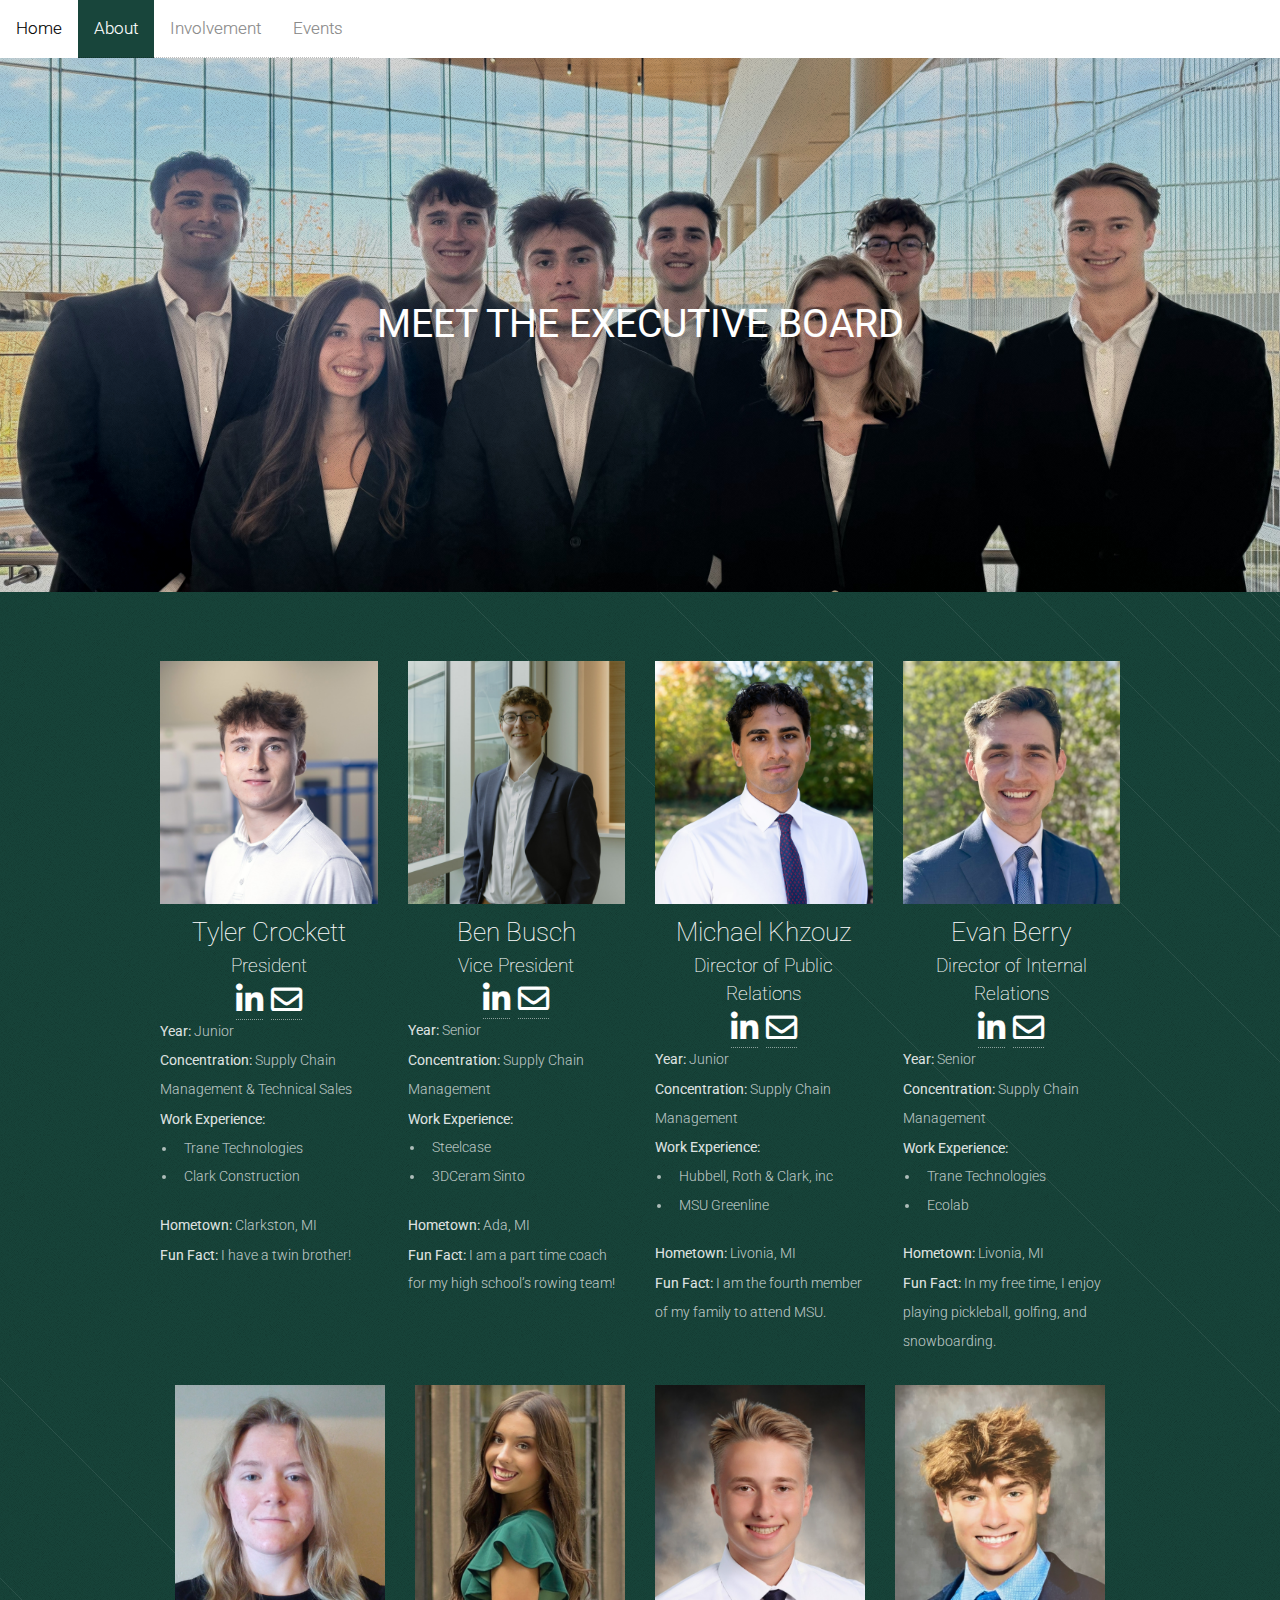
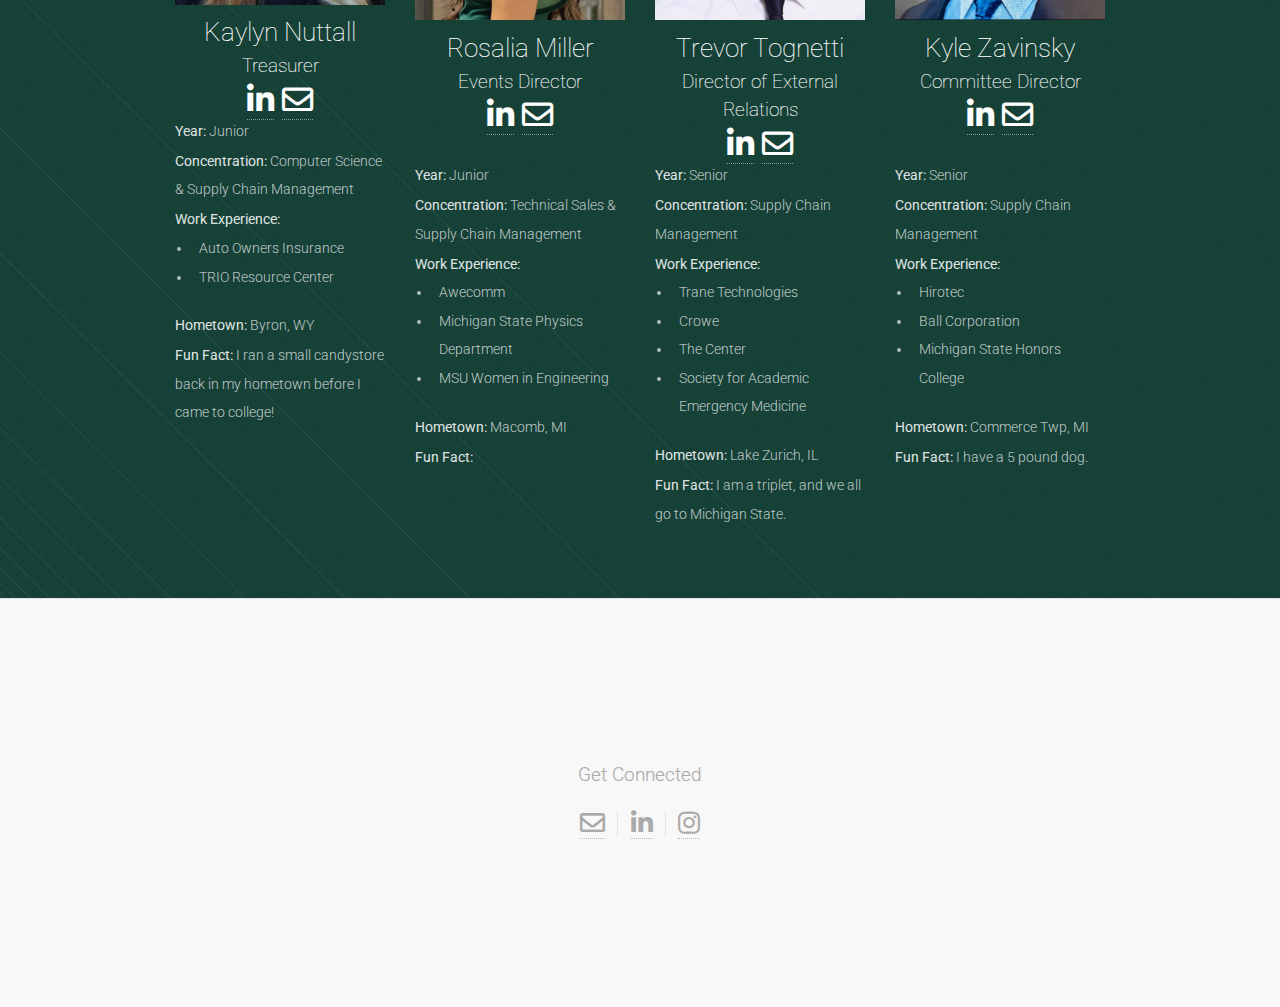
<file: about.html>
<!DOCTYPE HTML>
<!--
	Tessellate by HTML5 UP
	html5up.net | @ajlkn
	Free for personal and commercial use under the CCA 3.0 license (html5up.net/license)
-->
<html>
	<head>
		<title>MSU SAES</title>
		<link rel="shortcut icon" type="image/png" href="images/SAES logo.png"/>
		<meta charset="utf-8" />
		<meta name="viewport" content="width=device-width, initial-scale=1, user-scalable=no" />
		<link rel="stylesheet" href="assets/css/main.css" />
	</head>
	<body class="is-preload">

		<div class="topnav">
		  <a href="index.html">Home</a>
		  <a class="active" href="about.html">About</a>
		  <a href="involvement.html">Involvement</a>
		  <a href="events.html">Events</a>
		</div>
		<!-- Header -->
			<section id="header2">
					<header>
						<h1 style="color:white"><strong>MEET THE EXECUTIVE BOARD</strong></h1>
					</header>
			</section>

		<!-- First -->
			<section id="first" class="main">


			<div class="content dark style3 featured">
				<div class="container">
					<div class="row">
						<div class="col-3 col-12-narrow">
							<section>
									<img src="images/Tyler C.jpeg" alt="Avatar" class="image" style="width:100%">
									<header>
										<h3>Tyler Crockett</h3>
										<h2>President</h2>
										<p style="font-size:1.8em; text-align:center">
											<a href="https://www.linkedin.com/in/tylerjcrockett/" class="icon brands fa-linkedin-in"></a>
											<a href="mailto:crocke89@msu.edu" class="icon fa-envelope"></a>
										</p>
										<p><strong>Year: </strong>Junior</p>
										<p><strong>Concentration:</strong> Supply Chain Management & Technical Sales </p>
										<p><strong>Work Experience:</strong>
										<ul>
											<li>Trane Technologies</li>
											<li>Clark Construction</li>
								
										</ul>
									</p>
										<p><strong>Hometown:</strong> Clarkston, MI</p>
										<p><strong>Fun Fact:</strong> I have a twin brother!</p>
									</header>
							</section>
						</div>
						<div class="col-3 col-12-narrow">
							<section>
									<img src="images/Ben (New).jpg" alt="Avatar" class="image" style="width:100%">
									<header>
										<h3>Ben Busch</h3>
										<h2>Vice President</h2>
										<p style="font-size:1.8em; text-align:center">
											<a href="https://www.linkedin.com/in/ben-busch-971100255/" class="icon brands fa-linkedin-in"></a>
											<a href="mailto:buschbe1@msu.edu" class="icon fa-envelope"></a>
										</p>
										<p><strong>Year: </strong>Senior</p>
										<p><strong>Concentration:</strong> Supply Chain Management</p>
										<p><strong>Work Experience:</strong>
											<ul>
												<li>Steelcase</li>
												<li>3DCeram Sinto</li>
											</ul>
										</p>
										<p><strong>Hometown:</strong> Ada, MI</p>
										<p><strong>Fun Fact:</strong> I am a part time coach for my high school’s rowing team!</p>
									</header>
							</section>
						</div>
						<div class="col-3 col-12-narrow">
							<section>
									<img src="images/Khzouz(new).jpg" alt="Avatar" class="image" style="width:100%">
									<header>
										<h3>Michael Khzouz</h3>
										<h2>Director of Public Relations</h2>
										<p style="font-size:1.8em; text-align:center">
											<a href="https://www.linkedin.com/in/michael-khzouz/" class="icon brands fa-linkedin-in"></a>
											<a href="mailto:khzouzmi@msu.edu" class="icon fa-envelope"></a>
										</p>
										<p><strong>Year: </strong>Junior</p>
										<p><strong>Concentration:</strong> Supply Chain Management</p>
										<p><strong>Work Experience:</strong>
											<ul>
												<li>Hubbell, Roth & Clark, inc</li>
												<li>MSU Greenline</li>
											
											</ul>
										</p>
										<p><strong>Hometown:</strong> Livonia, MI</p>
										<p><strong>Fun Fact:</strong> I am the fourth member of my family to attend MSU.</p>
									</header>
							</section>
						</div>
						<div class="col-3 col-12-narrow">
							<section>
									<img src="images/Evan B.jpg.jpeg" alt="Avatar" class="image" style="width:100%">
									<header>
										<h3>Evan Berry</h3>
										<h2>Director of Internal Relations</h2>
										<p style="font-size:1.8em; text-align:center">
											<a href="https://www.linkedin.com/in/evanberry-/" class="icon brands fa-linkedin-in"></a>
											<a href="mailto:berryev1@msu.edu" class="icon fa-envelope"></a>
										</p>
										<p><strong>Year: </strong>Senior</p>
										<p><strong>Concentration:</strong> Supply Chain Management</p>
										<p><strong>Work Experience:</strong>
											<ul>
												<li>Trane Technologies</li>
												<li>Ecolab</li>
											</ul>
										</p>
										<p><strong>Hometown:</strong> Livonia, MI</p>
										<p><strong>Fun Fact:</strong> In my free time, I enjoy playing pickleball, golfing, and snowboarding.</p>
									</header>
							</section>
						</div>

							<div class="container">
								<div class="row">
									<div class="col-3 col-12-narrow">
										<section>
												<img src="images/Kaylyn N.jpg.jpg" alt="Avatar" class="image" style="width:100%">
												<header>
													<h3>Kaylyn Nuttall</h3>
													<h2>Treasurer</h2>
													<p style="font-size:1.8em; text-align:center">
														<a href="https://www.linkedin.com/in/kaylyn-nuttall-35b757290/" class="icon brands fa-linkedin-in"></a>
														<a href="mailto:nuttall8@msu.edu" class="icon fa-envelope"></a>
													</p>
													<p><strong>Year: </strong>Junior</p>
													<p><strong>Concentration:</strong> Computer Science & Supply Chain Management</p>
													<p><strong>Work Experience:</strong>
													<ul>
														<li>Auto Owners Insurance</li>
														<li>TRIO Resource Center</li>
													</ul>
												</p>
													<p><strong>Hometown:</strong> Byron, WY</p>
													<p><strong>Fun Fact:</strong> I ran a small candystore back in my hometown before I came to college!</p>
												</header>
										</section>
									</div>
									<div class="col-3 col-12-narrow">
										<section>
												<img src="images/Rosalia M.jpg.jpeg" alt="Avatar" class="image" style="width:100%">
												<header>
													<h3>Rosalia Miller</h3>
													<h2>Events Director</h2>
													<p style="font-size:1.8em; text-align:center">
														<a href="https://www.linkedin.com/in/rosalia-miller/" class="icon brands fa-linkedin-in"></a>
														<a href="mailto:mill3601@msu.edu" class="icon fa-envelope"></a>
													</p>
													<p></br><strong>Year: </strong>Junior</p>
													<p><strong>Concentration:</strong> Technical Sales & Supply Chain Management </p>
													<p><strong>Work Experience:</strong>
														<ul>
															<li>Awecomm</li>
															<li>Michigan State Physics Department</li>
															<li>MSU Women in Engineering</li>
														</ul>
													</p>
													<p><strong>Hometown:</strong> Macomb, MI</p>
													<p><strong>Fun Fact:</strong> </p>
												</header>
										</section>
									</div>
									<div class="col-3 col-12-narrow">
										<section>
												<img src="images/Trevor T.jpg.jpg" alt="Avatar" class="image" style="width:100%">
												<header>
													<h3>Trevor Tognetti</h3>
													<h2>Director of External Relations</h2>
													<p style="font-size:1.8em; text-align:center">
														<a href="https://www.linkedin.com/in/trevortognetti/" class="icon brands fa-linkedin-in"></a>
														<a href="mailto:tognett4@msu.edu" class="icon fa-envelope"></a>
													</p>
													<p><strong>Year: </strong>Senior</p>
													<p><strong>Concentration:</strong> Supply Chain Management</p>
													<p><strong>Work Experience:</strong>
														<ul>
															<li>Trane Technologies</li>
															<li>Crowe</li>
															<li>The Center</li>
															<li>Society for Academic Emergency Medicine</li>
														</ul>
													</p>
													<p><strong>Hometown:</strong> Lake Zurich, IL</p>
													<p><strong>Fun Fact:</strong> I am a triplet, and we all go to Michigan State.</p>
												</header>
										</section>
									</div>
									<div class="col-3 col-12-narrow">
										<section>
												<img src="images/Kyle Z.jpg.PNG" alt="Avatar" class="image" style="width:100%">
												<header>
													<h3>Kyle Zavinsky</h3>
													<h2>Committee Director</h2>
													<p style="font-size:1.8em; text-align:center">
														<a href="https://www.linkedin.com/in/kyle-zavinsky-4867b0266/" class="icon brands fa-linkedin-in"></a>
														<a href="mailto:zavinsk2@msu.edu" class="icon fa-envelope"></a>
													</p>
													<p></br><strong>Year: </strong>Senior</p>
													<p><strong>Concentration:</strong> Supply Chain Management</p>
													<p><strong>Work Experience:</strong>
														<ul>
															<li>Hirotec</li>
															<li>Ball Corporation</li>
															<li>Michigan State Honors College</li>
													
														</ul>
													</p>
													<p><strong>Hometown:</strong> Commerce Twp, MI</p>
													<p><strong>Fun Fact:</strong> I have a 5 pound dog.</p>
												</header>
										</section>
									</div>







					</div>
				</div>
			</div>
		</div>
	</div>




			</section>


		<!-- Footer -->
		<section id="footer">
      <div class="copyright">
        <p style="text-align: center; font-size: 0.6em;">Get Connected</p>
        <ul class="menu">
          <li><a href="mailto:msusaes@gmail.com" class="icon fa-envelope"></a></li><li><a href="https://www.linkedin.com/company/msusaes/" class="icon brands fa-linkedin-in"></a></li><li><a href="https://www.instagram.com/msusaes/" class="icon brands fa-instagram"></a></li>
        </ul>
      </div>
    </section>

		<!-- Scripts -->
			<script src="assets/js/jquery.min.js"></script>
			<script src="assets/js/jquery.scrolly.min.js"></script>
			<script src="assets/js/browser.min.js"></script>
			<script src="assets/js/breakpoints.min.js"></script>
			<script src="assets/js/util.js"></script>
			<script src="assets/js/main.js"></script>

	</body>
</html>
</file>
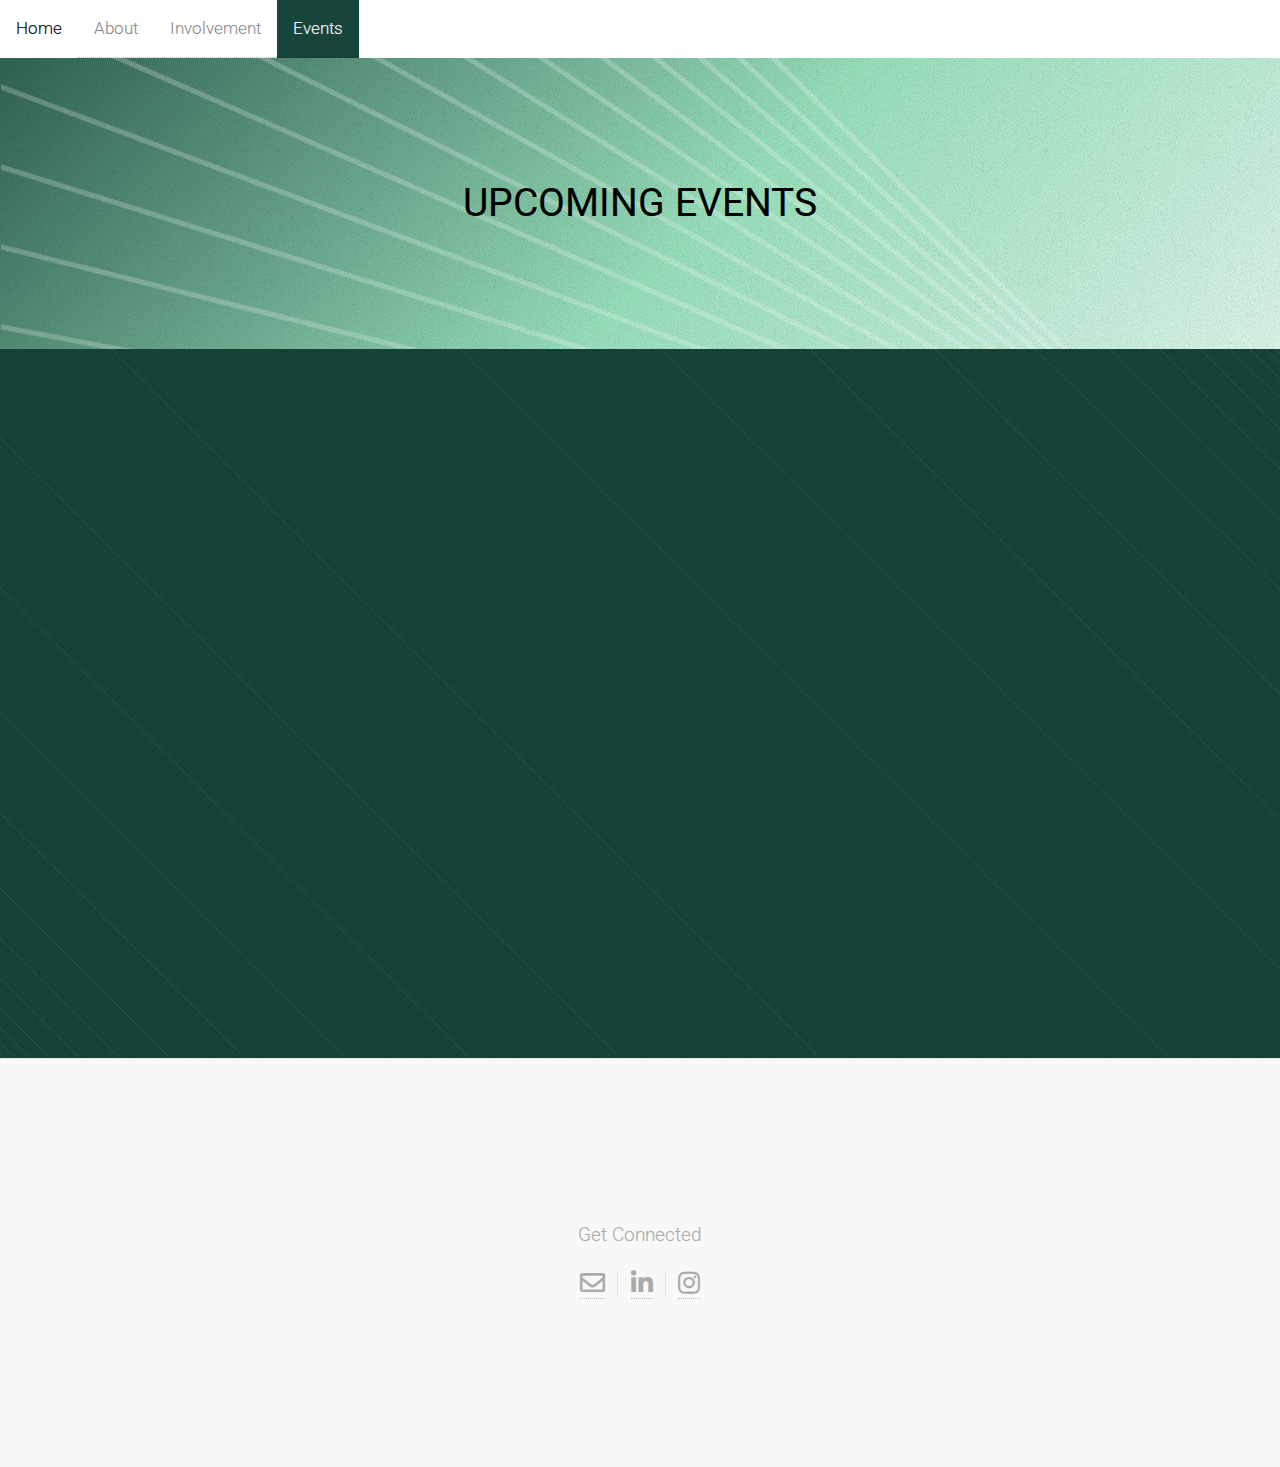
<file: events.html>
<!DOCTYPE HTML>
<!--
	Tessellate by HTML5 UP
	html5up.net | @ajlkn
	Free for personal and commercial use under the CCA 3.0 license (html5up.net/license)
-->
<html>
	<head>
		<title>MSU SAES</title>
		<link rel="shortcut icon" type="image/png" href="images/SAES logo.png"/>
		<meta charset="utf-8" />
		<meta name="viewport" content="width=device-width, initial-scale=1, user-scalable=no" />
		<link rel="stylesheet" href="assets/css/main.css" />
	</head>
	<body class="is-preload">

		<div class="topnav">
		  <a href="index.html">Home</a>
		  <a href="about.html">About</a>
		  <a href="involvement.html">Involvement</a>
		  <a class="active" href="events.html">Events</a>
		</div>
		<!-- Header -->
			<section id="header3">
					<header>
						<h1 style="color:black"><strong>UPCOMING EVENTS</strong></h1>
					</header>
			</section>

		<!-- First -->
			<section id="first" class="main">


				<div class="content dark style3 featured">
					<div class="container">
						<div class="row">
							<iframe src="https://calendar.google.com/calendar/embed?src=ig78tcoltv84gtm6mbfpka3cq0%40group.calendar.google.com&ctz=America%2FDetroit"
							style="border: 0" width="1200" height="600" frameborder="0" scrolling="no"></iframe>
						</div>
					</div>
				</div>

			</section>


		<!-- Footer -->
    <section id="footer">
      <div class="copyright">
        <p style="text-align: center; font-size: 0.6em;">Get Connected</p>
        <ul class="menu">
          <li><a href="mailto:msusaes@gmail.com" class="icon fa-envelope"></a></li><li><a href="https://www.linkedin.com/company/msusaes/" class="icon brands fa-linkedin-in"></a></li><li><a href="https://www.instagram.com/msusaes/" class="icon brands fa-instagram"></a></li>
        </ul>
      </div>
    </section>

		<!-- Scripts -->
			<script src="assets/js/jquery.min.js"></script>
			<script src="assets/js/jquery.scrolly.min.js"></script>
			<script src="assets/js/browser.min.js"></script>
			<script src="assets/js/breakpoints.min.js"></script>
			<script src="assets/js/util.js"></script>
			<script src="assets/js/main.js"></script>

	</body>
</html>
</file>
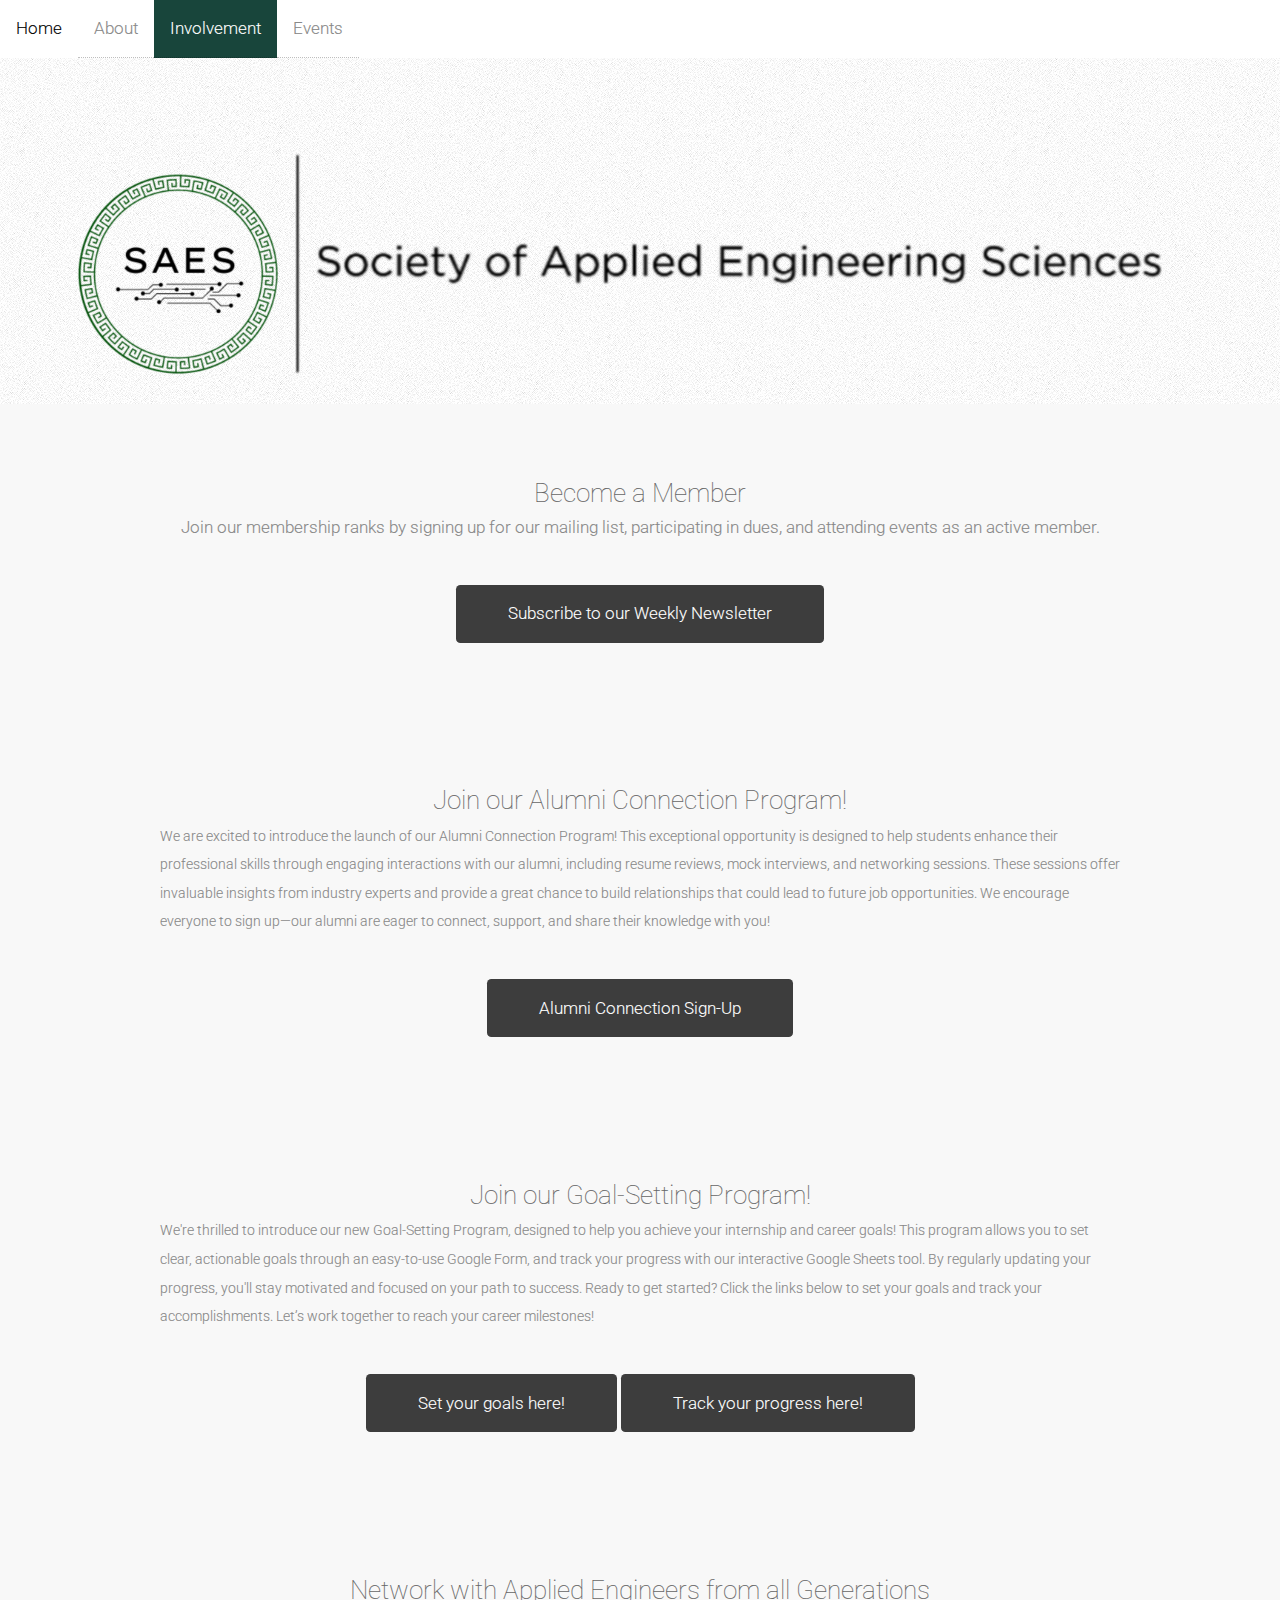
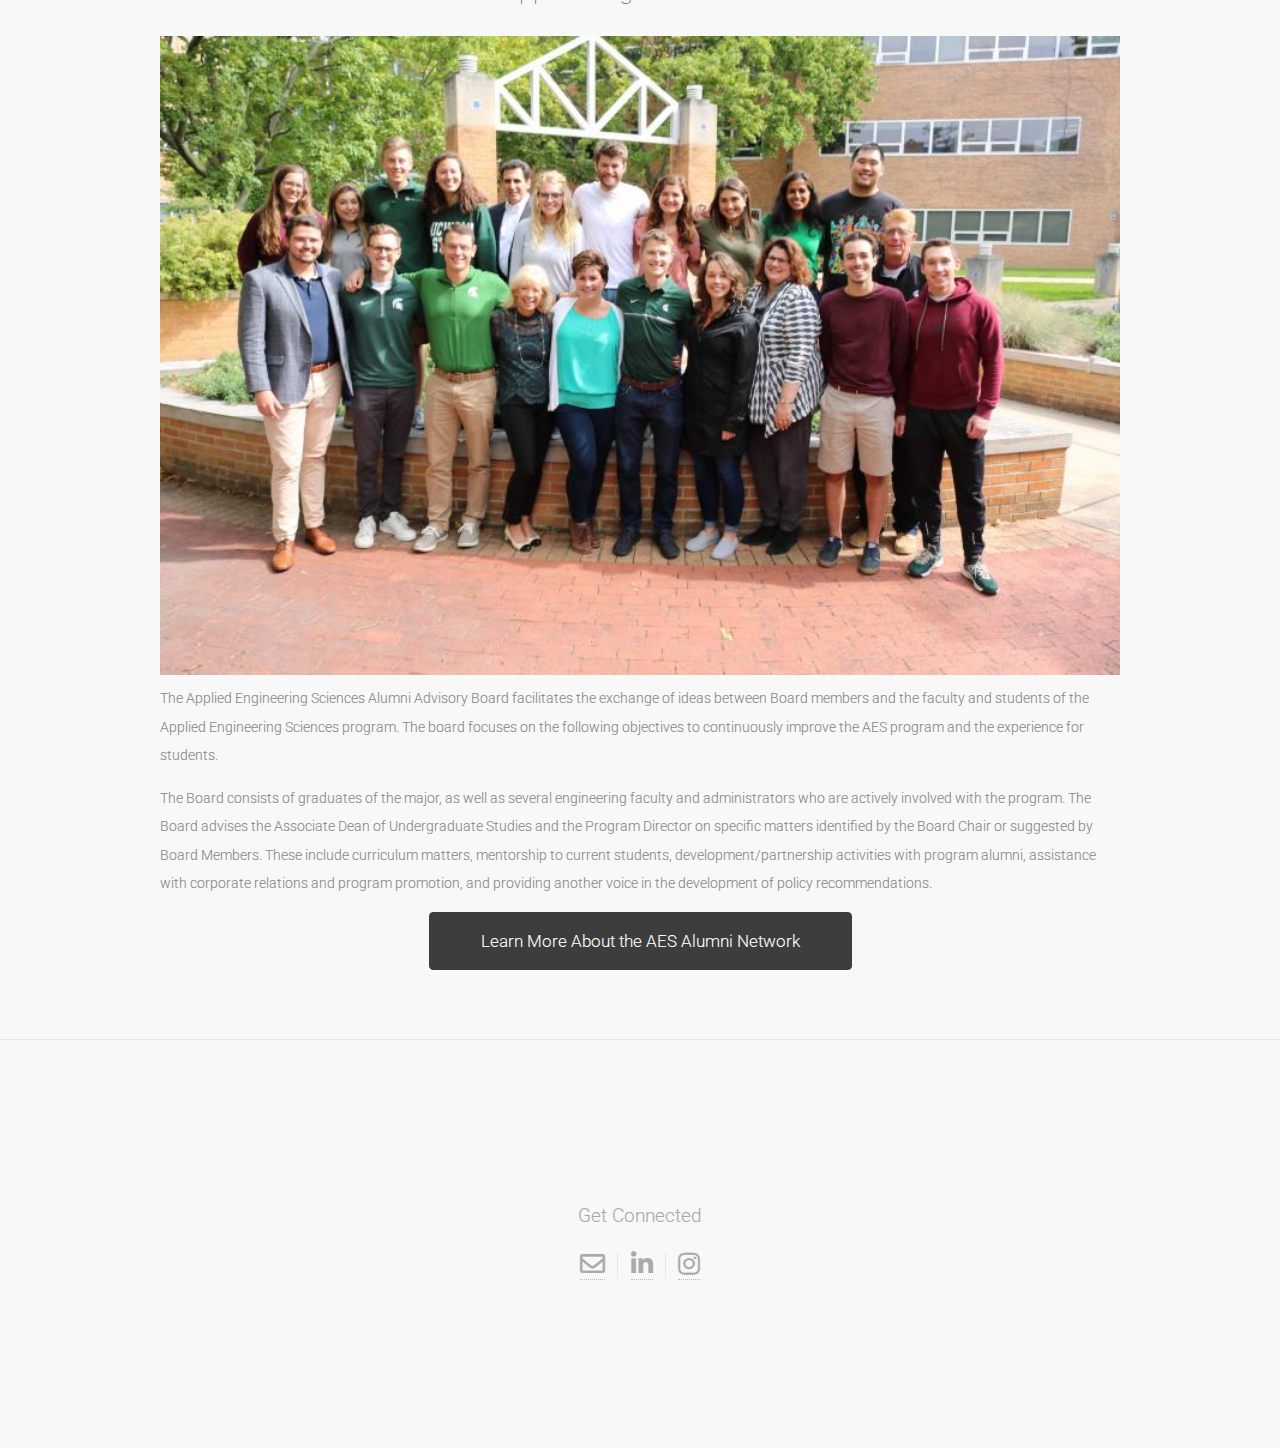
<file: involvement.html>
<!DOCTYPE HTML>
<!--
	Tessellate by HTML5 UP
	html5up.net | @ajlkn
	Free for personal and commercial use under the CCA 3.0 license (html5up.net/license)
-->
<html>
	<head>
		<title>MSU SAES</title>
		<link rel="shortcut icon" type="image/png" href="images/SAES logo.png"/>
		<meta charset="utf-8" />
		<meta name="viewport" content="width=device-width, initial-scale=1, user-scalable=no" />
		<link rel="stylesheet" href="assets/css/main.css" />
	</head>
	<body class="is-preload">

		<div class="topnav">
		  <a href="index.html">Home</a>
		  <a href="about.html">About</a>
		  <a class="active" href="involvement.html">Involvement</a>
		  <a href="events.html">Events</a>
		</div>
		<!-- Header -->
			<section id="header4">

			</section>

		<!-- First -->
		<section id="first" class="main">


			<div class="content style featured">
						<header>
						<h3>Become a Member</h3>
							Join our membership ranks by signing up for our mailing list, participating in dues,
								and attending events as an active member.
							</header>
								<footer>
									<a href="https://facebook.us9.list-manage.com/subscribe?u=139f7dfb0711b4bd87c1dd183&id=ea8902da83" class="button">Subscribe to our Weekly Newsletter</a>
								</footer>
			</div>
		</section>


		<!-- First -->
		<section id="first" class="main">
			<div class="content style featured">
					<header style="text-align: center;">  
					<h3>Join our Alumni Connection Program!</h3>
					<div class="container">
					<p>We are excited to introduce the launch of our Alumni Connection Program! This exceptional opportunity is designed
						to help students enhance their professional skills through engaging interactions with our alumni, 
						including resume reviews, mock interviews, and networking sessions. These sessions offer invaluable insights from industry
						experts and provide a great chance to build relationships that could lead to future job opportunities. 
						We encourage everyone to sign up—our alumni are eager to connect, support, and share their knowledge with you!</p>
						</header>
							<footer>
								<a href="https://docs.google.com/forms/d/e/1FAIpQLSdS7N4xcNk28xaxHNCIsLLlAwSFw4UpvjL-GeXiUlxr4W8MmA/viewform" class="button">Alumni Connection Sign-Up</a>
							</footer>
			</div>
		</section>

		
			</section>

		<!-- First -->
		<section id="first" class="main">
			<div class="content style featured">
						<header style="text-align: center;">
						<h3>Join our Goal-Setting Program!</h3>
						<div class="container">
						<p>We're thrilled to introduce our new Goal-Setting Program, designed to help you achieve your internship
							and career goals! This program allows you to set clear, actionable goals through an easy-to-use 
							Google Form, and track your progress with our interactive Google Sheets tool. By regularly updating
							your progress, you'll stay motivated and focused on your path to success. Ready to get started? 
							Click the links below to set your goals and track your accomplishments. Let’s work together 
							to reach your career milestones!</p>
							</header>
								<footer>
									<a href="https://docs.google.com/forms/d/e/1FAIpQLSfHkjxIdHDK2MgBzaQRFrDaQfzMbHsv02rblXBgzNFoamwbRA/viewform" class="button">Set your goals here!</a>
									<a href="https://docs.google.com/spreadsheets/d/1N3N7V28um4C9ysI2pKnCt5BPeTFn99QVNsBevFw1SUQ/edit?gid=0#gid=0" class="button">Track your progress here!</a>
								</footer>
				</div>
		</section>


		
		<!-- Alumni -->
		<section id="alumni" class="main">

			<div class="content style featured">
			<h3>Network with Applied Engineers from all Generations</h3>
			<div class="container">
				<img src="images/BoardPhoto.jpeg" alt="Board Photo" class="image" style="width:100%">
				<p>The Applied Engineering Sciences Alumni Advisory Board facilitates the
					exchange of ideas between Board members and the faculty and students of the
					Applied Engineering Sciences program. The board focuses on the following objectives
					to continuously improve the AES program and the experience for students. </p>

					<p>The Board consists of graduates of the major, as well as several engineering faculty
						and administrators who are actively involved with the program. The Board advises the
						Associate Dean of Undergraduate Studies and the Program Director on specific matters
						identified by the Board Chair or suggested by Board Members. These include curriculum
						matters, mentorship to current students, development/partnership activities with program
						alumni, assistance with corporate relations and program promotion, and providing another
						voice in the development of policy recommendations.</p>
					<a href="https://www.egr.msu.edu/aes/alumni/board" class="button scrolly">Learn More About the AES Alumni Network</a>

			</div>



		</div>

		</section>



		<!-- Footer -->
    <section id="footer">
      <div class="copyright">
        <p style="text-align: center; font-size: 0.6em;">Get Connected</p>
        <ul class="menu">
          <li><a href="mailto:msusaes@gmail.com" class="icon fa-envelope"></a></li><li><a href="https://www.linkedin.com/company/msusaes/" class="icon brands fa-linkedin-in"></a></li><li><a href="https://www.instagram.com/msusaes/" class="icon brands fa-instagram"></a></li>
        </ul>
      </div>
    </section>

		<!-- Scripts -->
			<script src="assets/js/jquery.min.js"></script>
			<script src="assets/js/jquery.scrolly.min.js"></script>
			<script src="assets/js/browser.min.js"></script>
			<script src="assets/js/breakpoints.min.js"></script>
			<script src="assets/js/util.js"></script>
			<script src="assets/js/main.js"></script>

	</body>
</html>
</file>
<file: assets/css/main.css>
@import url("fontawesome-all.min.css");
@import url("https://fonts.googleapis.com/css?family=Roboto:100,100italic,300,300italic,400,400italic");

/*
	Tessellate by HTML5 UP
	html5up.net | @ajlkn
	Free for personal and commercial use under the CCA 3.0 license (html5up.net/license)
*/

html, body, div, span, applet, object,
iframe, h1, h2, h3, h4, h5, h6, p, blockquote,
pre, a, abbr, acronym, address, big, cite,
code, del, dfn, em, img, ins, kbd, q, s, samp,
small, strike, strong, sub, sup, tt, var, b,
u, i, center, dl, dt, dd, ol, ul, li, fieldset,
form, label, legend, table, caption, tbody,
tfoot, thead, tr, th, td, article, aside,
canvas, details, embed, figure, figcaption,
footer, header, hgroup, menu, nav, output, ruby,
section, summary, time, mark, audio, video {
	margin: 0;
	padding: 0;
	border: 0;
	font-size: 100%;
	font: inherit;
	vertical-align: baseline;}

article, aside, details, figcaption, figure,
footer, header, hgroup, menu, nav, section {
	display: block;}

body {
	line-height: 1;
}

ol, ul {
	list-style: none;

}

blockquote, q {
	quotes: none;
}

	blockquote:before, blockquote:after, q:before, q:after {
		content: '';
		content: none;
	}

table {
	border-collapse: collapse;
	border-spacing: 0;
}

body {
	-webkit-text-size-adjust: none;
}

mark {
	background-color: transparent;
	color: inherit;
}

input::-moz-focus-inner {
	border: 0;
	padding: 0;
}

input, select, textarea {
	-moz-appearance: none;
	-webkit-appearance: none;
	-ms-appearance: none;
	appearance: none;
}

/* Basic */

	@-ms-viewport {
		width: device-width;
	}

	html {
		box-sizing: border-box;
	}

	*, *:before, *:after {
		box-sizing: inherit;
	}

	body {
		background: #F8F8F8;
		font-family: 'Roboto', sans-serif;
		font-weight: 300;
		font-size: 17pt;
		line-height: 1.75em;
		color: #888;
		-webkit-text-stroke: 0.1px;
	}

		body.is-preload *, body.is-preload *:before, body.is-preload *:after {
			-moz-animation: none !important;
			-webkit-animation: none !important;
			-ms-animation: none !important;
			animation: none !important;
			-moz-transition: none !important;
			-webkit-transition: none !important;
			-ms-transition: none !important;
			transition: none !important;
		}

	.dark {
		color: #aaa;
		color: rgba(255, 255, 255, 0.65);
	}

	input, textarea, select {
		font-family: 'Roboto', sans-serif;
		font-weight: 300;
		font-size: 17pt;
		line-height: 1.75em;
		color: #888;
		-webkit-text-stroke: 0.1px;
	}

	h1, h2, h3, h4, h5, h6 {
		color: #666;
		margin: 0 0 1em 0;
		font-weight: 100;
		line-height: 1.5em;
	}

	h1 a, h2 a, h3 a, h4 a, h5 a, h6 a {
		color: inherit;
		text-decoration: none;
	}

	.dark h1, .dark h2, .dark h3, .dark h4, .dark h5, .dark h6 {
		color: #fff;
	}

	strong, b {
		font-weight: 400;
		color: inherit;
	}

	.dark strong, .dark b {
		color: #fff;
		color: rgba(255, 255, 255, 0.85);
	}

	em, i {
		font-style: italic;
	}

	a {
		-moz-transition: border-bottom-color 0.25s ease-in-out;
		-webkit-transition: border-bottom-color 0.25s ease-in-out;
		-ms-transition: border-bottom-color 0.25s ease-in-out;
		transition: border-bottom-color 0.25s ease-in-out;
		color: inherit;
		text-decoration: none;
		border-bottom: dotted 1px rgba(0, 0, 0, 0.25);
	}

		a:hover {
			border-bottom-color: rgba(0, 0, 0, 0);
		}

	.dark a {
		color: #fff;
		border-bottom-color: rgba(255, 255, 255, 0.5);
	}

		.dark a:hover {
			border-bottom-color: rgba(255, 255, 255, 0);
		}

	sub {
		position: relative;
		top: 0.5em;
		font-size: 0.8em;
	}

	sup {
		position: relative;
		top: -0.5em;
		font-size: 0.8em;
	}

	hr {
		border: 0;
		border-top: solid 1px #e6e6e6;
		margin: 2em 0 2em 0;
	}

	.dark hr {
		border-top-color: rgba(255, 255, 255, 0.5);
	}

	blockquote {
		border-left: solid 0.25em #e6e6e6;
		padding: 1em 0 1em 2em;
		font-style: italic;
	}

	.dark blockquote {
		border-left-color: rgba(255, 255, 255, 0.5);
	}

	p, ul, ol, dl, table {
		margin-bottom: 1em;
	}

	p {
		text-align: justify;
	}

	header {
		margin-bottom: 1em;
	}

		header h1, header h2, header h3, header h4, header h5, header h6 {
			margin: 0;
		}

		header p {
			display: block;
			margin: 0;
			padding: 0.1em 0 0 0;
		}

	footer {
		padding-top: 1.5em;
	}

	br.clear {
		clear: both;
	}

	.featured {
		text-align: center;
	}

		.featured p {
			text-align: center;
		}

/* iFrame */
iframe {
    display: block;
    border-style:none;
}

/* Container */

	.container {
		margin: 0 auto;
		max-width: 100%;
		width: 1360px;
	}

		.container.medium {
			width: 1020px;
		}

		@media screen and (max-width: 1680px) {

			.container {
				width: 1200px;
			}

				.container.medium {
					width: 900px;
				}

		}

		@media screen and (max-width: 1280px) {

			.container {
				width: 960px;
			}

				.container.medium {
					width: 720px;
				}

		}

		@media screen and (max-width: 1000px) {

			.container {
				width: 100% !important;
			}

		}

/* Row */

	.row {
		display: flex;
		flex-wrap: wrap;
		box-sizing: border-box;
		align-items: stretch;
	}

		.row > * {
			box-sizing: border-box;
		}

		.row.gtr-uniform > * > :last-child {
			margin-bottom: 0;
		}

		.row.aln-left {
			justify-content: flex-start;
		}

		.row.aln-center {
			justify-content: center;
		}

		.row.aln-right {
			justify-content: flex-end;
		}

		.row.aln-top {
			align-items: flex-start;
		}

		.row.aln-middle {
			align-items: center;
		}

		.row.aln-bottom {
			align-items: flex-end;
		}

		.row > .imp {
			order: -1;
		}

		.row > .col-1 {
			width: 8.33333%;
		}

		.row > .off-1 {
			margin-left: 8.33333%;
		}

		.row > .col-2 {
			width: 16.66667%;
		}

		.row > .off-2 {
			margin-left: 16.66667%;
		}

		.row > .col-20 {
			width: 20%;
		}

		.row > .off-20 {
			margin-left: 20%;
		}

		.row > .col-3 {
			width: 25%;
		}

		.row > .off-3 {
			margin-left: 25%;
		}

		.row > .col-4 {
			width: 33.33333%;
		}

		.row > .off-4 {
			margin-left: 33.33333%;
		}

		.row > .col-5 {
			width: 41.66667%;
		}

		.row > .off-5 {
			margin-left: 41.66667%;
		}

		.row > .col-6 {
			width: 50%;
		}

		.row > .off-6 {
			margin-left: 50%;
		}

		.row > .col-7 {
			width: 58.33333%;
		}

		.row > .off-7 {
			margin-left: 58.33333%;
		}

		.row > .col-8 {
			width: 66.66667%;
		}

		.row > .off-8 {
			margin-left: 66.66667%;
		}

		.row > .col-9 {
			width: 75%;
		}

		.row > .off-9 {
			margin-left: 75%;
		}

		.row > .col-10 {
			width: 83.33333%;
		}

		.row > .off-10 {
			margin-left: 83.33333%;
		}

		.row > .col-11 {
			width: 91.66667%;
		}

		.row > .off-11 {
			margin-left: 91.66667%;
		}

		.row > .col-12 {
			width: 100%;
		}

		.row > .off-12 {
			margin-left: 100%;
		}

		.row.gtr-0 {
			margin-top: 0px;
			margin-left: 0px;
		}

			.row.gtr-0 > * {
				padding: 0px 0 0 0px;
			}

			.row.gtr-0.gtr-uniform {
				margin-top: 0px;
			}

				.row.gtr-0.gtr-uniform > * {
					padding-top: 0px;
				}

		.row.gtr-25 {
			margin-top: -12.5px;
			margin-left: -12.5px;
		}

			.row.gtr-25 > * {
				padding: 12.5px 0 0 12.5px;
			}

			.row.gtr-25.gtr-uniform {
				margin-top: -12.5px;
			}

				.row.gtr-25.gtr-uniform > * {
					padding-top: 12.5px;
				}

		.row.gtr-50 {
			margin-top: -25px;
			margin-left: -25px;
		}

			.row.gtr-50 > * {
				padding: 25px 0 0 25px;
			}

			.row.gtr-50.gtr-uniform {
				margin-top: -25px;
			}

				.row.gtr-50.gtr-uniform > * {
					padding-top: 25px;
				}

		.row {
			margin-top: -50px;
			margin-left: -50px;
		}

			.row > * {
				padding: 50px 0 0 50px;
			}

			.row.gtr-uniform {
				margin-top: -50px;
			}

				.row.gtr-uniform > * {
					padding-top: 50px;
				}

		.row.gtr-150 {
			margin-top: -75px;
			margin-left: -75px;
		}

			.row.gtr-150 > * {
				padding: 75px 0 0 75px;
			}

			.row.gtr-150.gtr-uniform {
				margin-top: -75px;
			}

				.row.gtr-150.gtr-uniform > * {
					padding-top: 75px;
				}

		.row.gtr-200 {
			margin-top: -100px;
			margin-left: -100px;
		}

			.row.gtr-200 > * {
				padding: 100px 0 0 100px;
			}

			.row.gtr-200.gtr-uniform {
				margin-top: -100px;
			}

				.row.gtr-200.gtr-uniform > * {
					padding-top: 100px;
				}

		@media screen and (max-width: 1680px) {

			.row {
				display: flex;
				flex-wrap: wrap;
				box-sizing: border-box;
				align-items: stretch;
			}

				.row > * {
					box-sizing: border-box;
				}

				.row.gtr-uniform > * > :last-child {
					margin-bottom: 0;
				}

				.row.aln-left {
					justify-content: flex-start;
				}

				.row.aln-center {
					justify-content: center;
				}

				.row.aln-right {
					justify-content: flex-end;
				}

				.row.aln-top {
					align-items: flex-start;
				}

				.row.aln-middle {
					align-items: center;
				}

				.row.aln-bottom {
					align-items: flex-end;
				}

				.row > .imp-wide {
					order: -1;
				}

				.row > .col-1-wide {
					width: 8.33333%;
				}

				.row > .off-1-wide {
					margin-left: 8.33333%;
				}

				.row > .col-2-wide {
					width: 16.66667%;
				}

				.row > .off-2-wide {
					margin-left: 16.66667%;
				}

				.row > .col-3-wide {
					width: 25%;
				}

				.row > .off-3-wide {
					margin-left: 25%;
				}

				.row > .col-4-wide {
					width: 33.33333%;
				}

				.row > .off-4-wide {
					margin-left: 33.33333%;
				}

				.row > .col-5-wide {
					width: 41.66667%;
				}

				.row > .off-5-wide {
					margin-left: 41.66667%;
				}

				.row > .col-6-wide {
					width: 50%;
				}

				.row > .off-6-wide {
					margin-left: 50%;
				}

				.row > .col-7-wide {
					width: 58.33333%;
				}

				.row > .off-7-wide {
					margin-left: 58.33333%;
				}

				.row > .col-8-wide {
					width: 66.66667%;
				}

				.row > .off-8-wide {
					margin-left: 66.66667%;
				}

				.row > .col-9-wide {
					width: 75%;
				}

				.row > .off-9-wide {
					margin-left: 75%;
				}

				.row > .col-10-wide {
					width: 83.33333%;
				}

				.row > .off-10-wide {
					margin-left: 83.33333%;
				}

				.row > .col-11-wide {
					width: 91.66667%;
				}

				.row > .off-11-wide {
					margin-left: 91.66667%;
				}

				.row > .col-12-wide {
					width: 100%;
				}

				.row > .off-12-wide {
					margin-left: 100%;
				}

				.row.gtr-0 {
					margin-top: 0px;
					margin-left: 0px;
				}

					.row.gtr-0 > * {
						padding: 0px 0 0 0px;
					}

					.row.gtr-0.gtr-uniform {
						margin-top: 0px;
					}

						.row.gtr-0.gtr-uniform > * {
							padding-top: 0px;
						}

				.row.gtr-25 {
					margin-top: -10px;
					margin-left: -10px;
				}

					.row.gtr-25 > * {
						padding: 10px 0 0 10px;
					}

					.row.gtr-25.gtr-uniform {
						margin-top: -10px;
					}

						.row.gtr-25.gtr-uniform > * {
							padding-top: 10px;
						}

				.row.gtr-50 {
					margin-top: -20px;
					margin-left: -20px;
				}

					.row.gtr-50 > * {
						padding: 20px 0 0 20px;
					}

					.row.gtr-50.gtr-uniform {
						margin-top: -20px;
					}

						.row.gtr-50.gtr-uniform > * {
							padding-top: 20px;
						}

				.row {
					margin-top: -40px;
					margin-left: -40px;
				}

					.row > * {
						padding: 40px 0 0 40px;
					}

					.row.gtr-uniform {
						margin-top: -40px;
					}

						.row.gtr-uniform > * {
							padding-top: 40px;
						}

				.row.gtr-150 {
					margin-top: -60px;
					margin-left: -60px;
				}

					.row.gtr-150 > * {
						padding: 60px 0 0 60px;
					}

					.row.gtr-150.gtr-uniform {
						margin-top: -60px;
					}

						.row.gtr-150.gtr-uniform > * {
							padding-top: 60px;
						}

				.row.gtr-200 {
					margin-top: -80px;
					margin-left: -80px;
				}

					.row.gtr-200 > * {
						padding: 80px 0 0 80px;
					}

					.row.gtr-200.gtr-uniform {
						margin-top: -80px;
					}

						.row.gtr-200.gtr-uniform > * {
							padding-top: 80px;
						}

		}

		@media screen and (max-width: 1280px) {

			.row {
				display: flex;
				flex-wrap: wrap;
				box-sizing: border-box;
				align-items: stretch;
			}

				.row > * {
					box-sizing: border-box;
				}

				.row.gtr-uniform > * > :last-child {
					margin-bottom: 0;
				}

				.row.aln-left {
					justify-content: flex-start;
				}

				.row.aln-center {
					justify-content: center;
				}

				.row.aln-right {
					justify-content: flex-end;
				}

				.row.aln-top {
					align-items: flex-start;
				}

				.row.aln-middle {
					align-items: center;
				}

				.row.aln-bottom {
					align-items: flex-end;
				}

				.row > .imp-normal {
					order: -1;
				}

				.row > .col-1-normal {
					width: 8.33333%;
				}

				.row > .off-1-normal {
					margin-left: 8.33333%;
				}

				.row > .col-2-normal {
					width: 16.66667%;
				}

				.row > .off-2-normal {
					margin-left: 16.66667%;
				}

				.row > .col-3-normal {
					width: 25%;
				}

				.row > .off-3-normal {
					margin-left: 25%;
				}

				.row > .col-4-normal {
					width: 33.33333%;
				}

				.row > .off-4-normal {
					margin-left: 33.33333%;
				}

				.row > .col-5-normal {
					width: 41.66667%;
				}

				.row > .off-5-normal {
					margin-left: 41.66667%;
				}

				.row > .col-6-normal {
					width: 50%;
				}

				.row > .off-6-normal {
					margin-left: 50%;
				}

				.row > .col-7-normal {
					width: 58.33333%;
				}

				.row > .off-7-normal {
					margin-left: 58.33333%;
				}

				.row > .col-8-normal {
					width: 66.66667%;
				}

				.row > .off-8-normal {
					margin-left: 66.66667%;
				}

				.row > .col-9-normal {
					width: 75%;
				}

				.row > .off-9-normal {
					margin-left: 75%;
				}

				.row > .col-10-normal {
					width: 83.33333%;
				}

				.row > .off-10-normal {
					margin-left: 83.33333%;
				}

				.row > .col-11-normal {
					width: 91.66667%;
				}

				.row > .off-11-normal {
					margin-left: 91.66667%;
				}

				.row > .col-12-normal {
					width: 100%;
				}

				.row > .off-12-normal {
					margin-left: 100%;
				}

				.row.gtr-0 {
					margin-top: 0px;
					margin-left: 0px;
				}

					.row.gtr-0 > * {
						padding: 0px 0 0 0px;
					}

					.row.gtr-0.gtr-uniform {
						margin-top: 0px;
					}

						.row.gtr-0.gtr-uniform > * {
							padding-top: 0px;
						}

				.row.gtr-25 {
					margin-top: -7.5px;
					margin-left: -7.5px;
				}

					.row.gtr-25 > * {
						padding: 7.5px 0 0 7.5px;
					}

					.row.gtr-25.gtr-uniform {
						margin-top: -7.5px;
					}

						.row.gtr-25.gtr-uniform > * {
							padding-top: 7.5px;
						}

				.row.gtr-50 {
					margin-top: -15px;
					margin-left: -15px;
				}

					.row.gtr-50 > * {
						padding: 15px 0 0 15px;
					}

					.row.gtr-50.gtr-uniform {
						margin-top: -15px;
					}

						.row.gtr-50.gtr-uniform > * {
							padding-top: 15px;
						}

				.row {
					margin-top: -30px;
					margin-left: -30px;
				}

					.row > * {
						padding: 30px 0 0 30px;
					}

					.row.gtr-uniform {
						margin-top: -30px;
					}

						.row.gtr-uniform > * {
							padding-top: 30px;
						}

				.row.gtr-150 {
					margin-top: -45px;
					margin-left: -45px;
				}

					.row.gtr-150 > * {
						padding: 45px 0 0 45px;
					}

					.row.gtr-150.gtr-uniform {
						margin-top: -45px;
					}

						.row.gtr-150.gtr-uniform > * {
							padding-top: 45px;
						}

				.row.gtr-200 {
					margin-top: -60px;
					margin-left: -60px;
				}

					.row.gtr-200 > * {
						padding: 60px 0 0 60px;
					}

					.row.gtr-200.gtr-uniform {
						margin-top: -60px;
					}

						.row.gtr-200.gtr-uniform > * {
							padding-top: 60px;
						}

		}

		@media screen and (max-width: 1000px) {

			.row {
				display: flex;
				flex-wrap: wrap;
				box-sizing: border-box;
				align-items: stretch;
			}

				.row > * {
					box-sizing: border-box;
				}

				.row.gtr-uniform > * > :last-child {
					margin-bottom: 0;
				}

				.row.aln-left {
					justify-content: flex-start;
				}

				.row.aln-center {
					justify-content: center;
				}

				.row.aln-right {
					justify-content: flex-end;
				}

				.row.aln-top {
					align-items: flex-start;
				}

				.row.aln-middle {
					align-items: center;
				}

				.row.aln-bottom {
					align-items: flex-end;
				}

				.row > .imp-narrow {
					order: -1;
				}

				.row > .col-20-narrow {
					width: 20%;
				}

				.row > .off-20-narrow {
					margin-left: 20%;
				}


				.row > .col-1-narrow {
					width: 8.33333%;
				}

				.row > .off-1-narrow {
					margin-left: 8.33333%;
				}

				.row > .col-2-narrow {
					width: 16.66667%;
				}

				.row > .off-2-narrow {
					margin-left: 16.66667%;
				}

				.row > .col-3-narrow {
					width: 25%;
				}

				.row > .off-3-narrow {
					margin-left: 25%;
				}

				.row > .col-4-narrow {
					width: 33.33333%;
				}

				.row > .off-4-narrow {
					margin-left: 33.33333%;
				}

				.row > .col-5-narrow {
					width: 41.66667%;
				}

				.row > .off-5-narrow {
					margin-left: 41.66667%;
				}

				.row > .col-6-narrow {
					width: 50%;
				}

				.row > .off-6-narrow {
					margin-left: 50%;
				}

				.row > .col-7-narrow {
					width: 58.33333%;
				}

				.row > .off-7-narrow {
					margin-left: 58.33333%;
				}

				.row > .col-8-narrow {
					width: 66.66667%;
				}

				.row > .off-8-narrow {
					margin-left: 66.66667%;
				}

				.row > .col-9-narrow {
					width: 75%;
				}

				.row > .off-9-narrow {
					margin-left: 75%;
				}

				.row > .col-10-narrow {
					width: 83.33333%;
				}

				.row > .off-10-narrow {
					margin-left: 83.33333%;
				}

				.row > .col-11-narrow {
					width: 91.66667%;
				}

				.row > .off-11-narrow {
					margin-left: 91.66667%;
				}

				.row > .col-12-narrow {
					width: 100%;
				}

				.row > .off-12-narrow {
					margin-left: 100%;
				}

				.row.gtr-0 {
					margin-top: 0px;
					margin-left: 0px;
				}

					.row.gtr-0 > * {
						padding: 0px 0 0 0px;
					}

					.row.gtr-0.gtr-uniform {
						margin-top: 0px;
					}

						.row.gtr-0.gtr-uniform > * {
							padding-top: 0px;
						}

				.row.gtr-25 {
					margin-top: -6.25px;
					margin-left: -6.25px;
				}

					.row.gtr-25 > * {
						padding: 6.25px 0 0 6.25px;
					}

					.row.gtr-25.gtr-uniform {
						margin-top: -6.25px;
					}

						.row.gtr-25.gtr-uniform > * {
							padding-top: 6.25px;
						}

				.row.gtr-50 {
					margin-top: -12.5px;
					margin-left: -12.5px;
				}

					.row.gtr-50 > * {
						padding: 12.5px 0 0 12.5px;
					}

					.row.gtr-50.gtr-uniform {
						margin-top: -12.5px;
					}

						.row.gtr-50.gtr-uniform > * {
							padding-top: 12.5px;
						}

				.row {
					margin-top: -25px;
					margin-left: -25px;
				}

					.row > * {
						padding: 25px 0 0 25px;
					}

					.row.gtr-uniform {
						margin-top: -25px;
					}

						.row.gtr-uniform > * {
							padding-top: 25px;
						}

				.row.gtr-150 {
					margin-top: -37.5px;
					margin-left: -37.5px;
				}

					.row.gtr-150 > * {
						padding: 37.5px 0 0 37.5px;
					}

					.row.gtr-150.gtr-uniform {
						margin-top: -37.5px;
					}

						.row.gtr-150.gtr-uniform > * {
							padding-top: 37.5px;
						}

				.row.gtr-200 {
					margin-top: -50px;
					margin-left: -50px;
				}

					.row.gtr-200 > * {
						padding: 50px 0 0 50px;
					}

					.row.gtr-200.gtr-uniform {
						margin-top: -50px;
					}

						.row.gtr-200.gtr-uniform > * {
							padding-top: 50px;
						}

		}

		@media screen and (max-width: 736px) {

			.row {
				display: flex;
				flex-wrap: wrap;
				box-sizing: border-box;
				align-items: stretch;
			}

				.row > * {
					box-sizing: border-box;
				}

				.row.gtr-uniform > * > :last-child {
					margin-bottom: 0;
				}

				.row.aln-left {
					justify-content: flex-start;
				}

				.row.aln-center {
					justify-content: center;
				}

				.row.aln-right {
					justify-content: flex-end;
				}

				.row.aln-top {
					align-items: flex-start;
				}

				.row.aln-middle {
					align-items: center;
				}

				.row.aln-bottom {
					align-items: flex-end;
				}

				.row > .imp-mobile {
					order: -1;
				}

				.row > .col-1-mobile {
					width: 8.33333%;
				}

				.row > .off-1-mobile {
					margin-left: 8.33333%;
				}

				.row > .col-2-mobile {
					width: 16.66667%;
				}

				.row > .off-2-mobile {
					margin-left: 16.66667%;
				}

				.row > .col-20-mobile {
					width: 20%;
				}

				.row > .off-20-mobile {
					margin-left: 20%;
				}

				.row > .col-3-mobile {
					width: 25%;
				}

				.row > .off-3-mobile {
					margin-left: 25%;
				}

				.row > .col-4-mobile {
					width: 33.33333%;
				}

				.row > .off-4-mobile {
					margin-left: 33.33333%;
				}

				.row > .col-5-mobile {
					width: 41.66667%;
				}

				.row > .off-5-mobile {
					margin-left: 41.66667%;
				}

				.row > .col-6-mobile {
					width: 50%;
				}

				.row > .off-6-mobile {
					margin-left: 50%;
				}

				.row > .col-7-mobile {
					width: 58.33333%;
				}

				.row > .off-7-mobile {
					margin-left: 58.33333%;
				}

				.row > .col-8-mobile {
					width: 66.66667%;
				}

				.row > .off-8-mobile {
					margin-left: 66.66667%;
				}

				.row > .col-9-mobile {
					width: 75%;
				}

				.row > .off-9-mobile {
					margin-left: 75%;
				}

				.row > .col-10-mobile {
					width: 83.33333%;
				}

				.row > .off-10-mobile {
					margin-left: 83.33333%;
				}

				.row > .col-11-mobile {
					width: 91.66667%;
				}

				.row > .off-11-mobile {
					margin-left: 91.66667%;
				}

				.row > .col-12-mobile {
					width: 100%;
				}

				.row > .off-12-mobile {
					margin-left: 100%;
				}

				.row.gtr-0 {
					margin-top: 0px;
					margin-left: 0px;
				}

					.row.gtr-0 > * {
						padding: 0px 0 0 0px;
					}

					.row.gtr-0.gtr-uniform {
						margin-top: 0px;
					}

						.row.gtr-0.gtr-uniform > * {
							padding-top: 0px;
						}

				.row.gtr-25 {
					margin-top: -5px;
					margin-left: -5px;
				}

					.row.gtr-25 > * {
						padding: 5px 0 0 5px;
					}

					.row.gtr-25.gtr-uniform {
						margin-top: -5px;
					}

						.row.gtr-25.gtr-uniform > * {
							padding-top: 5px;
						}

				.row.gtr-50 {
					margin-top: -10px;
					margin-left: -10px;
				}

					.row.gtr-50 > * {
						padding: 10px 0 0 10px;
					}

					.row.gtr-50.gtr-uniform {
						margin-top: -10px;
					}

						.row.gtr-50.gtr-uniform > * {
							padding-top: 10px;
						}

				.row {
					margin-top: -20px;
					margin-left: -20px;
				}

					.row > * {
						padding: 20px 0 0 20px;
					}

					.row.gtr-uniform {
						margin-top: -20px;
					}

						.row.gtr-uniform > * {
							padding-top: 20px;
						}

				.row.gtr-150 {
					margin-top: -30px;
					margin-left: -30px;
				}

					.row.gtr-150 > * {
						padding: 30px 0 0 30px;
					}

					.row.gtr-150.gtr-uniform {
						margin-top: -30px;
					}

						.row.gtr-150.gtr-uniform > * {
							padding-top: 30px;
						}

				.row.gtr-200 {
					margin-top: -40px;
					margin-left: -40px;
				}

					.row.gtr-200 > * {
						padding: 40px 0 0 40px;
					}

					.row.gtr-200.gtr-uniform {
						margin-top: -40px;
					}

						.row.gtr-200.gtr-uniform > * {
							padding-top: 40px;
						}

		}

/* Sections/Article */

	section,
	article {
		margin-bottom: 3em;
	}

	section > :last-child,
	article > :last-child,
	section:last-child,
	article:last-child {
		margin-bottom: 0;
	}

	.row > section,
	.row > article {
		margin-bottom: 0;
	}

/* Image */

	.image {
		position: relative;
		display: inline-block;
		border: 0;
	}

		.image:after {
			content: '';
			position: absolute;
			left: 0;
			top: 0;
			width: 100%;
			height: 100%;
			background: url("images/overlay.png");
		}

		.image img {
			display: block;
			width: 100%;
			border-radius: 0.5em;
		}

		.image.featured {
			display: block;
			width: 100%;
			margin: 0 0 2em 0;
		}

		.image.fit {
			display: block;
			width: 100%;
		}

		.image.left {
			float: left;
			margin: 0 2em 2em 0;
		}

		.image.centered {
			display: block;
			margin: 0 0 2em 0;
		}

			.image.centered img {
				margin: 0 auto;
				width: auto;
			}

/* List */

	ul {
		list-style: disc;
		padding-left: 1em;
	}

		ul li {
			padding-left: 0.5em;
			font-size: 0.8em;
			text-align: left;
		}

	ol {
		list-style: decimal;
		padding-left: 1.25em;
	}

		ol li {
			padding-left: 0.25em;
		}

/* Icons */

	ul.icons {
		cursor: default;
		list-style: none;
		padding-left: 0;
	}

	ul.icons li {
	display: inline-block;
	padding: 0 1em 0 0; }
	ul.icons li:last-child {
		padding-right: 0; }
	ul.icons li .icon {
		color: inherit; }
		ul.icons li .icon:before {
			font-size: 1.25em; }

		ul.icons a {
			-moz-transition: background-color 0.25s ease-in-out;
			-webkit-transition: background-color 0.25s ease-in-out;
			-ms-transition: background-color 0.25s ease-in-out;
			transition: background-color 0.25s ease-in-out;
			display: inline-block;
			width: 2.75em;
			height: 2.75em;
			line-height: 2.8em;
			text-align: left;
			border: 0;
			box-shadow: inset 0 0 0 1px #e6e6e6;
			border-radius: 100%;
			color: #aaa;
		}

			ul.icons a:hover {
				background: rgba(0, 0, 0, 0.025);
			}

/* Menu */

	ul.menu {
		cursor: default;
		list-style: none;
		padding-left: 0;
	}

		ul.menu li {
			display: inline-block;
			line-height: 1em;
			border-left: solid 1px #e6e6e6;
			padding: 0 0 0 0.5em;
			margin: 0 0 0 0.5em;
		}

			ul.menu li:first-child {
				border-left: 0;
				padding-left: 0;
				margin-left: 0;
			}

/* Actions */

	ul.actions {
		display: -moz-flex;
		display: -webkit-flex;
		display: -ms-flex;
		display: flex;
		cursor: default;
		list-style: none;
		margin-left: -1em;
		padding-left: 0;
	}

		ul.actions li {
			padding: 0 0 0 1em;
			vertical-align: middle;
		}

		ul.actions.special {
			-moz-justify-content: center;
			-webkit-justify-content: center;
			-ms-justify-content: center;
			justify-content: center;
			width: 100%;
			margin-left: 0;
		}

			ul.actions.special li:first-child {
				padding-left: 0;
			}

		ul.actions.stacked {
			-moz-flex-direction: column;
			-webkit-flex-direction: column;
			-ms-flex-direction: column;
			flex-direction: column;
			margin-left: 0;
		}

			ul.actions.stacked li {
				padding: 1.25em 0 0 0;
			}

				ul.actions.stacked li:first-child {
					padding-top: 0;
				}

		ul.actions.fit {
			width: calc(100% + 1em);
		}

			ul.actions.fit li {
				-moz-flex-grow: 1;
				-webkit-flex-grow: 1;
				-ms-flex-grow: 1;
				flex-grow: 1;
				-moz-flex-shrink: 1;
				-webkit-flex-shrink: 1;
				-ms-flex-shrink: 1;
				flex-shrink: 1;
				width: 100%;
			}

				ul.actions.fit li > * {
					width: 100%;
				}

			ul.actions.fit.stacked {
				width: 100%;
			}

		@media screen and (max-width: 1000px) {

			ul.actions {
				-moz-justify-content: center;
				-webkit-justify-content: center;
				-ms-justify-content: center;
				justify-content: center;
				width: 100%;
				margin-left: 0;
			}

				ul.actions li:first-child {
					padding-left: 0;
				}

		}

		@media screen and (max-width: 736px) {

			ul.actions:not(.fixed) {
				-moz-flex-direction: column;
				-webkit-flex-direction: column;
				-ms-flex-direction: column;
				flex-direction: column;
				margin-left: 0;
				width: 100% !important;
			}

				ul.actions:not(.fixed) li {
					-moz-flex-grow: 1;
					-webkit-flex-grow: 1;
					-ms-flex-grow: 1;
					flex-grow: 1;
					-moz-flex-shrink: 1;
					-webkit-flex-shrink: 1;
					-ms-flex-shrink: 1;
					flex-shrink: 1;
					padding: 1em 0 0 0;
					text-align: left;
					width: 100%;
				}

					ul.actions:not(.fixed) li > * {
						width: 100%;
					}

					ul.actions:not(.fixed) li:first-child {
						padding-top: 0;
					}

					ul.actions:not(.fixed) li input[type="submit"],
					ul.actions:not(.fixed) li input[type="reset"],
					ul.actions:not(.fixed) li input[type="button"],
					ul.actions:not(.fixed) li button,
					ul.actions:not(.fixed) li .button {
						width: 100%;
					}

						ul.actions:not(.fixed) li input[type="submit"].icon:before,
						ul.actions:not(.fixed) li input[type="reset"].icon:before,
						ul.actions:not(.fixed) li input[type="button"].icon:before,
						ul.actions:not(.fixed) li button.icon:before,
						ul.actions:not(.fixed) li .button.icon:before {
							margin-left: -0.5em;
						}

		}

/* Form */

	form .actions {
		margin-bottom: 0;
	}

	form label {
		display: block;
	}

	form input[type="text"],
	form input[type="email"],
	form input[type="password"],
	form select,
	form .select,
	form textarea {
		-moz-transition: all 0.25s ease-in-out;
		-webkit-transition: all 0.25s ease-in-out;
		-ms-transition: all 0.25s ease-in-out;
		transition: all 0.25s ease-in-out;
		-moz-appearance: none;
		-webkit-appearance: none;
		-ms-appearance: none;
		appearance: none;
		display: block;
		box-shadow: inset 0 0 0 1px #e6e6e6;
		background: #f8f8f8;
		width: 100%;
		padding: 0.85em 1em 0.85em 1em;
		border-radius: 0.25em;
		border: 0;
	}

		form input[type="text"]:focus,
		form input[type="email"]:focus,
		form input[type="password"]:focus,
		form select:focus,
		form .select:focus,
		form textarea:focus {
			outline: 0;
			box-shadow: inset 0 0 0 1px #afd9e0;
			background: #fcfcfc;
		}

	form input[type="text"],
	form input[type="email"],
	form input[type="password"],
	form select {
		line-height: 1.25em;
	}

	form textarea {
		min-height: 13em;
	}

	form select {
		position: relative;
	}

		form select option:not(:checked) {
			color: #000;
		}

	form .select {
		position: relative;
		padding: 0;
		overflow-x: hidden;
		outline: 0;
	}

		form .select select {
			width: calc(100% + 2em);
			background: none !important;
			box-shadow: none !important;
			border: 0 !important;
			cursor: pointer;
		}

			form .select select::-moz-focus-inner {
				border: 0;
				outline: 0;
			}

		form .select:before {
			content: '';
			position: absolute;
			top: 15%;
			right: 1em;
			width: 1.25em;
			height: 75%;
			background: url("images/arrow.svg") center center no-repeat;
			background-size: contain;
			z-index: 0;
		}

		form .select select::-ms-expand {
			display: none;
		}

	form ::-moz-focus-inner {
		border: 0;
	}

	form ::-webkit-input-placeholder {
		color: #aaa !important;
	}

	form :-moz-placeholder {
		color: #555 !important;
	}

	form ::-moz-placeholder {
		color: #555 !important;
	}

	form :-ms-input-placeholder {
		color: #555 !important;
	}

	.dark form input[type="text"],
	.dark form input[type="email"],
	.dark form input[type="password"],
	.dark form select,
	.dark form .select,
	.dark form textarea {
		background: none;
		box-shadow: inset 0 0 0 1px rgba(255, 255, 255, 0.5);
		color: #fff;
	}

		.dark form input[type="text"]:focus,
		.dark form input[type="email"]:focus,
		.dark form input[type="password"]:focus,
		.dark form select:focus,
		.dark form .select:focus,
		.dark form textarea:focus {
			background: rgba(255, 255, 255, 0.1);
			box-shadow: inset 0 0 0 1px #fff;
		}

	.dark form .select:before {
		background: url("images/dark-arrow.svg") center center no-repeat;
		background-size: contain;
	}

	.dark form .formerize-placeholder {
		color: #aaa !important;
		color: rgba(255, 255, 255, 0.85) !important;
	}

	.dark form ::-webkit-input-placeholder {
		color: rgba(255, 255, 255, 0.85) !important;
	}

	.dark form :-moz-placeholder {
		color: rgba(255, 255, 255, 0.85) !important;
	}

	.dark form ::-moz-placeholder {
		color: rgba(255, 255, 255, 0.85) !important;
	}

	.dark form :-ms-input-placeholder {
		color: rgba(255, 255, 255, 0.85) !important;
	}

/* Table */

	table {
		width: 100%;
	}

		table.default {
			width: 100%;
			border-collapse: collapse;
		}

			table.default tbody tr {
				border: solid 1px #e6e6e6;
			}

				table.default tbody tr:nth-child(2n+2) {
					background: #f8f8f8;
				}

			table.default td {
				padding: 0.5em 1em 0.5em 1em;
			}

			table.default th {
				text-align: left;
				padding: 0.5em 1em 1em 1em;
			}

			table.default tfoot td {
				padding-top: 1em;
			}

	.dark table.default tbody tr {
		border-color: rgba(255, 255, 255, 0.5);
	}

		.dark table.default tbody tr:nth-child(2n+2) {
			background: rgba(255, 255, 255, 0.1);
		}

/* Button */

	input[type="button"],
	input[type="submit"],
	input[type="reset"],
	button,
	.button {
		-moz-transition: all 0.25s ease-in-out;
		-webkit-transition: all 0.25s ease-in-out;
		-ms-transition: all 0.25s ease-in-out;
		transition: all 0.25s ease-in-out;
		-webkit-appearance: none;
		position: relative;
		display: inline-block;
		background: #3d3d3d;
		padding: 0.85em 3em 0.85em 3em;
		border-radius: 0.25em;
		cursor: pointer;
		border: 0;
		color: #fff;
		text-align: center;
		text-decoration: none;
	}

		input[type="button"]:hover,
		input[type="submit"]:hover,
		input[type="reset"]:hover,
		button:hover,
		.button:hover {
			background: #4f4f4f;
		}

		input[type="button"].alt,
		input[type="submit"].alt,
		input[type="reset"].alt,
		button.alt,
		.button.alt {
			color: inherit;
			box-shadow: inset 0 0 0 1px #e6e6e6;
			background: none;
		}

			input[type="button"].alt:hover,
			input[type="submit"].alt:hover,
			input[type="reset"].alt:hover,
			button.alt:hover,
			.button.alt:hover {
				background: rgba(0, 0, 0, 0.025);
			}

	.dark input[type="button"],
	.dark input[type="submit"],
	.dark input[type="reset"],
	.dark button,
	.dark .button {
		background: rgba(255, 255, 255, 0.15);
		box-shadow: inset 0 0 0 1px #fff;
		color: #fff;
	}

		.dark input[type="button"]:hover,
		.dark input[type="submit"]:hover,
		.dark input[type="reset"]:hover,
		.dark button:hover,
		.dark .button:hover {
			background: rgba(255, 255, 255, 0.25);
		}

		.dark input[type="button"].alt,
		.dark input[type="submit"].alt,
		.dark input[type="reset"].alt,
		.dark button.alt,
		.dark .button.alt {
			background: none;
			box-shadow: inset 0 0 0 1px rgba(255, 255, 255, 0.5);
		}

			.dark input[type="button"].alt:hover,
			.dark input[type="submit"].alt:hover,
			.dark input[type="reset"].alt:hover,
			.dark button.alt:hover,
			.dark .button.alt:hover {
				background: rgba(255, 255, 255, 0.15);
				box-shadow: inset 0 0 0 1px #fff;
			}

/* Feature Icon */

	.feature-icon {
		display: inline-block;
		position: relative;
		padding-bottom: 5em;
		margin-bottom: 2.75em;
		cursor: default;
	}

		.feature-icon .icon {
			display: inline-block;
			width: 2em;
			height: 2em;
			font-size: 4.5em;
			border-radius: 100%;
			box-shadow: inset 0 0 0 1px #666;
			color: #666;
			line-height: 2em;
		}

		.feature-icon:before {
			content: '';
			background: #666;
			position: absolute;
			bottom: 0;
			left: 50%;
			margin-left: -0.325em;
			width: 0.65em;
			height: 0.65em;
			display: block;
			border-radius: 100%;
		}

		.feature-icon:after {
			content: '';
			position: absolute;
			left: 50%;
			bottom: 0.65em;
			width: 1px;
			height: 4.35em;
			background: #666;
			margin-left: -0.5px;
		}

	.dark .feature-icon .icon {
		background: rgba(255, 255, 255, 0.15);
		box-shadow: inset 0 0 0 1px rgba(255, 255, 255, 0.5);
		color: #fff;
	}

	.dark .feature-icon:before, .dark .feature-icon:after {
		background: rgba(255, 255, 255, 0.5);
	}

/* Icons */

	.icon {
		text-decoration: none;
		text-decoration: none;
	}

		.icon:before {
			-moz-osx-font-smoothing: grayscale;
			-webkit-font-smoothing: antialiased;
			display: inline-block;
			font-style: normal;
			font-variant: normal;
			text-rendering: auto;
			line-height: 1;
			text-transform: none !important;
			font-family: 'Font Awesome 5 Free';
			font-weight: 400;
		}

		.icon:before {
			line-height: inhreit;
		}

		.icon > .label {
			display: none;
		}

		.icon.solid:before {
			font-weight: 900;
		}

		.icon.brands:before {
			font-family: 'Font Awesome 5 Brands';
		}

/* Header */

	#header {
		position: relative;
		margin: 0;
		background-image: url("images/overlay.png"), url("../../images/colloSAES.jpeg");
		background-size: auto, cover;
		background-position: top left, center;
		background-repeat: repeat, no-repeat;
		padding: 14em 0 14em 0;
		text-align: center;
		color: #fff;
	}

		#header header h1 {
			font-size: 2.25em;
			line-height: 1.25em;
			margin-bottom: 0;
		}

		#header header p {
			margin-top: 1.25em;
			font-weight: 100;
			padding: 0;
			font-size: 1.25em;
			line-height: 1.5em;
			text-align: center;
		}
		#header .icons {
        height: 5em;
        line-height: 5em;
        position: absolute;
        right: -0.5em;
        top: 0; }

		#header footer {
			padding-top: 1.5em;
		}


		/* Header2 */

			#header2 {
				position: relative;
				margin: 0;
				background-image: url("images/overlay.png"), url("../../images/Eboard24.jpg");
				background-size: auto, cover;
				background-position: top left, center;
				background-repeat: repeat, no-repeat;
				padding: 14em 0 14em 0;
				text-align: center;
				color: #fff;
			}

				#header2 header h1 {
					font-size: 2.25em;
					line-height: 1.25em;
					margin-bottom: 0;
				}

				#header2 header p {
					margin-top: 1.25em;
					font-weight: 100;
					padding: 0;
					font-size: 1.25em;
					line-height: 1.5em;
					text-align: center;
				}

				#header2 footer {
					padding-top: 1.5em;
				}






				/* Header3 */

					#header3 {
						position: relative;
						margin: 0;
						background-image: url("images/overlay.png"), url("../../images/gradient.png");
						background-size: auto, cover;
						background-position: top left, center;
						background-repeat: repeat, no-repeat;
						padding: 7em 0 7em 0;
						text-align: center;
						color: #fff;
					}

						#header3 header h1 {
							font-size: 2.25em;
							line-height: 1.25em;
							margin-bottom: 0;
						}

						#header3 header p {
							margin-top: 1.25em;
							font-weight: 100;
							padding: 0;
							font-size: 1.25em;
							line-height: 1.5em;
							text-align: center;
						}

						#header3 footer {
							padding-top: 1.5em;
						}

						/* Header4 */

							#header4 {
								position: relative;
								margin: 0;
								background-image: url("images/overlay.png"), url("../../images/Newsletter Banner.png");
								background-size: auto, cover;
								background-position: top left, center;
								background-repeat: repeat, no-repeat;
								padding: 10em 0 10em 0;
								text-align: center;
								color: #fff;
							}

								#header4 header h1 {
									font-size: 2.25em;
									line-height: 1.25em;
									margin-bottom: 0;
								}

								#header4 header p {
									margin-top: 1.25em;
									font-weight: 100;
									padding: 0;
									font-size: 1.25em;
									line-height: 1.5em;
									text-align: center;
								}

								#header4 footer {
									padding-top: 1.5em;
								}

/* Main Sections */

	.main {
		position: relative;
		margin: 0;
	}

		.main > header {
			background: #fff;
			text-align: center;
			padding: 5em 0 5em 0;
			margin: 0;
		}

			.main > header h2 {
				font-size: 2.25em;
				font-weight: 100;
				margin-bottom: 0;
			}

			.main > header p {
				margin: 2em 0 0 0;
				padding: 0;
				text-align: center;
			}

		.main > .content {
			padding: 6em 0 6em 0;
		}

			.main > .content h3 {
				font-size: 1.5em;
			}

			.main > .content h2 {
				font-size: 1.1em;
			}

			.main > .content h1 {
				font-size: 1.0em;
			}

			.main > .content p {
				font-size: .8em;
				text-align: left;
			}

			.main > .content p2 {
				font-size: .8em;
				text-align: center;
			}

			.main > .content.dark {
				background: #433;
			}

			.main > .content.style1 {
				background: url("images/bgtr.svg") top right no-repeat, url("images/bgbl.svg") bottom left no-repeat, url("images/bgbl.svg") bottom left no-repeat, url("images/overlay.png"), linear-gradient(45deg, #D7FFEB, #508872, #174339);
			}

			.main > .content.style2 {
				background: url("images/bgtr.svg") top right no-repeat, url("images/bgbl.svg") bottom left no-repeat, url("images/overlay.png"), linear-gradient(45deg, #174339, #70AE92, #FFFFFF);
			}

			.main > .content.style3 {
				background: url("images/bgtr.svg") top right no-repeat, url("images/bgbl.svg") bottom left no-repeat, url("images/overlay.png"), linear-gradient(45deg, #174339, #174339, #174339);
			}

			.main > .content.style4 {
				padding-top: 0;
				background: #fff;
			}

			/* Body Sections */

				.body {
					position: relative;
					margin: 0;
				}

					.body > header {
						background: #fff;
						text-align: center;
						padding: 2em 0 2em 0;
						margin: 0;
					}

						.body > header h2 {
							font-size: 2.25em;
							font-weight: 100;
							margin-bottom: 0;
						}

						.body > header p {
							margin: 2em 0 0 0;
							padding: 0;
							font-size: .8em;
							text-align: left;
						}

					.body > .content {
						padding: 3em 0 3em 0;
					}

						.body > .content h3 {
							font-size: 1.5em;
						}

						.body > .content.dark {
							background: #433;
						}

						.body > .content.style1 {
							background: url("images/bgtr.svg") top right no-repeat, url("images/bgbl.svg") bottom left no-repeat, url("images/bgbl.svg") bottom left no-repeat, url("images/overlay.png"), linear-gradient(45deg, #174339, #4D6E66, #CEE7DC);
						}

						.body > .content.style2 {
							background: url("images/bgtr.svg") top right no-repeat, url("images/bgbl.svg") bottom left no-repeat, url("images/overlay.png"), linear-gradient(45deg, #174339, #4D6E66, #CEE7DC);
						}

						.body > .content.style3 {
							background: linear-gradient(0deg, #222827, #4D6E66, #879D98);
						}

						.body > .content.style4 {
							padding-top: 0;
							background: #fff;
						}


/* Footer */

	#footer {
		position: relative;
		margin: 0;
		text-align: center;
		padding: 4em 0 8em 0;
		box-shadow: inset 0 1px 0 0 #e6e6e6;
	}

		#footer .copyright {
			margin-top: 3em;
			font-size: 1.8em;
			color: #aaa;
		}

			#footer .copyright a {
				color: inherit;
			}

		#footer ul.icons a {
			box-shadow: inset 0 0 0 1px #d6d6d6;
		}

/* Wide */

	@media screen and (max-width: 1680px) {

		/* Basic */

			body, input, textarea, select {
				font-size: 15pt;
				line-height: 1.75em;
			}

	}

/* Normal */

	@media screen and (max-width: 1280px) {

		/* Basic */

			body, input, textarea, select {
				font-size: 13pt;
				line-height: 1.65em;
			}

		/* Feature Icon */

			.feature-icon {
				margin-bottom: 2em;
			}

		/* Header */

			#header {
				padding: 12em 0 12em 0;
			}

		/* Main Sections */

			.main > header {
				padding: 4em 0 4em 0;
			}

			.main > .content {
				padding: 4em 0 4em 0;
			}

	}

/* Narrow */

	@media screen and (max-width: 1000px) {

		/* Basic */

			header, footer, h2, h3, h4, h5, h6, header > p {
				text-align: center;
			}

		/* Sections/Article */

			section, article {
				margin: 0 0 2.5em 0 !important;
			}

			.row > section, .row > article {
				margin: 0 0 2.5em 0 !important;
			}

		/* Table */

			.table-wrapper {
				width: 100%;
				overflow-x: scroll;
				padding-left: 1px;
				-webkit-overflow-scrolling: touch;
			}

		/* Header */

			#header {
				margin: 0 !important;
				padding: 8em 2em 8em 2em;
			}

				#header header p {
					margin-top: 1em;
				}

				#header footer {
					padding-top: 1.25em;
				}

		/* Main Sections */

			.main {
				margin: 0 !important;
			}

				.main > header {
					padding: 3.5em 2em 3.5em 2em;
				}

					.main > header h2 {
						font-size: 1.85em;
					}

					.main > header br {
						display: none;
					}

					.main > header p {
						margin: 1.5em 0 0 0;
					}

				.main > .content {
					padding: 3.5em 20px 3.5em 20px;
				}

					.main > .content > .container > :last-child {
						margin-bottom: 0 !important;
					}

		/* Footer */

			#footer {
				margin: 0 !important;
				padding: 3em 0 3em 0;
			}

				#footer .copyright {
					margin-top: 2em;
				}

	}

/* Mobile */

	@media screen and (max-width: 736px) {

		/* Basic */

			body, input, textarea, select {
				font-size: 11pt;
			}

		/* Sections/Article */

			section, article {
				margin: 0 0 1.5em 0 !important;
			}

			.row > section, .row > article {
				margin: 0 0 1.5em 0 !important;
			}

		/* Button */

			.button {
				padding-left: 0;
				padding-right: 0;
				width: 100%;
				max-width: 24em;
			}

		/* Icons */

			ul.icons li {
				padding-left: 0.35em;
			}

		/* Menu */

			ul.menu li {
				border: 0;
				padding: 0;
				display: block;
				margin: 1em 0 1em 0;
			}

		/* Header */

			#header {
				padding: 6em 20px 6em 20px;
			}

				#header > header {
					padding: 0 1em 0 1em;
				}

		/* Main Sections */

			.main > header {
				padding: 3em 20px 3em 20px;
			}

				.main > header h2 {
					font-size: 1.5em;
				}

			.main > .content {
				padding: 3em 20px 3em 20px;
			}

				.main > .content h3 {
					font-size: 1.25em;
				}

	}

.containerGal {
  position: relative;
  width: 50%;
}

.imageGal {
  opacity: 1;
  display: block;
  width: 100%;
  height: auto;
  transition: .5s ease;
  backface-visibility: hidden;
}

.middleGal {
  transition: .5s ease;
  opacity: 0;
  position: absolute;
  top: 50%;
  left: 50%;
  transform: translate(-50%, -50%);
  -ms-transform: translate(-50%, -50%);
  text-align: center;
}

.containerGal:hover .imageGal {
  opacity: 0.7;
}

.containerGal:hover .middleGal {
  opacity: 1;
}

.textGal {
  color: gray;
  font-size: 16px;
  padding: 16px 32px;
}

	/* Add a black background color to the top navigation */
	.topnav {
	  background-color: #ffffff;
	  overflow: hidden;
	}

	/* Style the links inside the navigation bar */
	.topnav a {
	  float: left;
	  color: #898989;
	  text-align: center;
	  padding: 14px 16px;
	  text-decoration: none;
	  font-size: 17px;
	}

	/* Change the color of links on hover */
	.topnav a:hover {
	  background-color: #0000000;
	  color: black;
	}

	/* Add a color to the active/current link */
	.topnav a.active {
	  background-color: #18453B;
	  color: white;
	}
</file>
